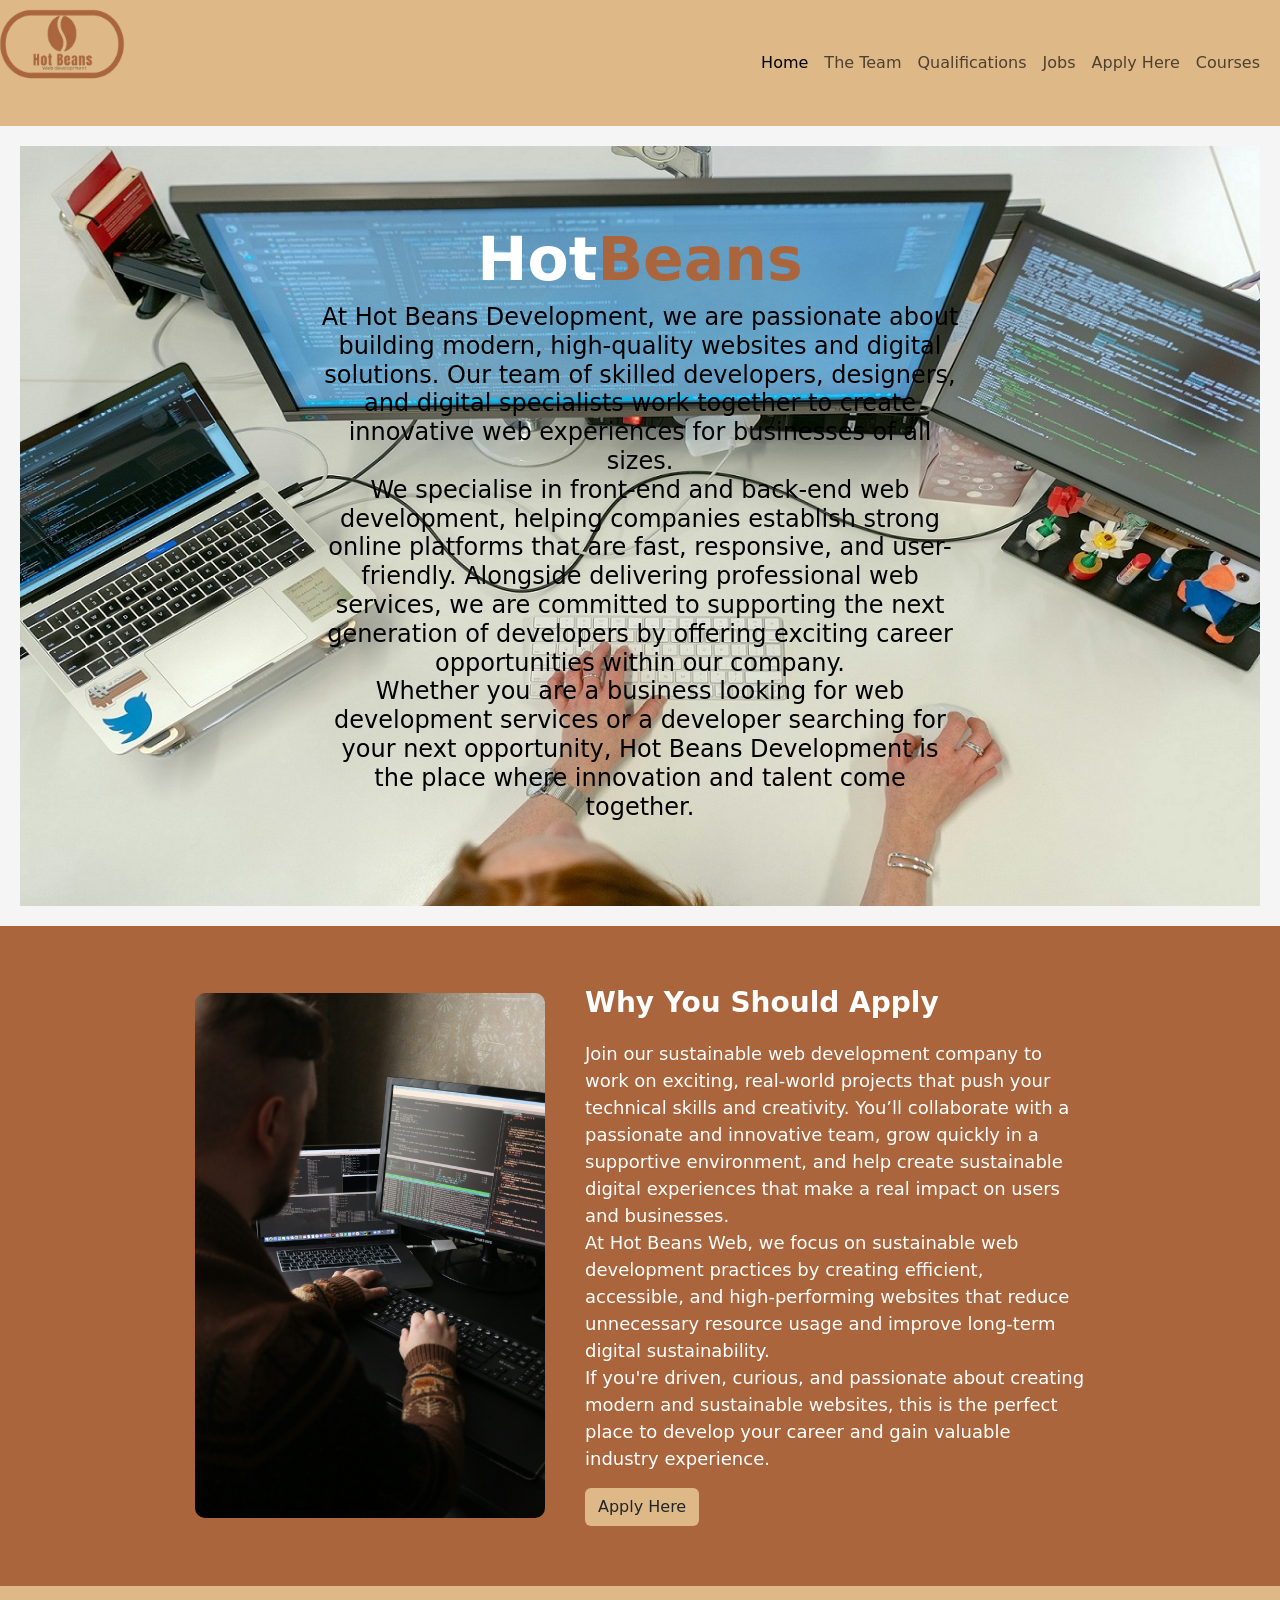
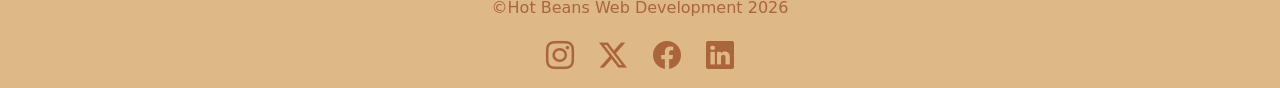
<file: Github requirements/index.html>
<!DOCTYPE html>
<html lang="en">
<head>
    <meta charset="UTF-8">
    <meta name="viewport" content="width=device-width, initial-scale=1.0">
    <title>Homepage</title>
    <link rel="stylesheet" href="assets/mystyle.css">
    <link href="https://cdn.jsdelivr.net/npm/bootstrap@5.3.8/dist/css/bootstrap.min.css" rel="stylesheet" integrity="sha384-sRIl4kxILFvY47J16cr9ZwB07vP4J8+LH7qKQnuqkuIAvNWLzeN8tE5YBujZqJLB" crossorigin="anonymous">
    <link rel="stylesheet" href="https://cdn.jsdelivr.net/npm/bootstrap-icons@1.11.3/font/bootstrap-icons.css">
    <style>
      body {
        background-color: whitesmoke;
      }
    </style>
</head>
<body>

    <nav class="navbar navbar-expand-lg">
        <div class="container-fluid">
          <div class="logo">
            <img src="logo.png" alt="Hot Beans Logo" class="logo">
          </div>
          <button class="navbar-toggler" type="button" data-bs-toggle="collapse" data-bs-target="#navbarSupportedContent" aria-controls="navbarSupportedContent" aria-expanded="false" aria-label="Toggle navigation">
            <span class="navbar-toggler-icon"></span>
          </button>
          <div class="collapse navbar-collapse" id="navbarSupportedContent">
            <ul class="navbar-nav ms-auto mb-2 mb-lg-0">
              <li class="nav-item">
                <a class="nav-link active" aria-current="page" href="index.html">Home</a>
              </li>
              <li class="nav-item">
                <a class="nav-link" href="Team.html">The Team</a>
              </li>
              <li class="nav-item">
                <a class="nav-link" href="Specs&Qual.html">Qualifications</a>
              </li>
              <li class="nav-item">
                <a class="nav-link" href="Job.html">Jobs</a>
              </li>
              <li class="nav-item">
                <a class="nav-link" href="Application.html">Apply Here</a>
              </li>
              <li class="nav-item">
                <a class="nav-link" href="WebDev.html">Courses</a>
              </li>
            </ul>
          </div>
        </div>
      </nav>
      <script src="https://cdn.jsdelivr.net/npm/bootstrap@5.3.8/dist/js/bootstrap.bundle.min.js" integrity="sha384-FKyoEForCGlyvwx9Hj09JcYn3nv7wiPVlz7YYwJrWVcXK/BmnVDxM+D2scQbITxI" crossorigin="anonymous"></script>

    <div class="hero">
      <img src="computer.jpg" class="hero-img" alt="Cover Image">
      <div class="hero-text">
        <h1>Hot<span class="beans">Beans</span></h1>
        <span><h4>At Hot Beans Development, we are passionate about building modern, high-quality websites and digital solutions. Our team of skilled developers, designers, and digital specialists work together to create innovative web experiences for businesses of all sizes.
          <br>
          We specialise in front-end and back-end web development, helping companies establish strong online platforms that are fast, responsive, and user-friendly. Alongside delivering professional web services, we are committed to supporting the next generation of developers by offering exciting career opportunities within our company.
          <br>
          Whether you are a business looking for web development services or a developer searching for your next opportunity, Hot Beans Development is the place where innovation and talent come together.</h4>
          </span>
        </div>
    </div>

    <div class="apply-box">
      <div class="info-container">
    
        <div class="info-image">
          <img src="development.jpg" alt="Developers Working">
        </div>
    
        <div class="info-text">
          <h3>Why You Should Apply</h3>
          <p>
            <p>
              Join our sustainable web development company to work on exciting, real-world projects that push your technical skills and creativity. 
              You’ll collaborate with a passionate and innovative team, grow quickly in a supportive environment, and help create sustainable digital experiences that make a real impact on users and businesses.
            </p>
            
            <p>
              At Hot Beans Web, we focus on sustainable web development practices by creating efficient, accessible, and high-performing websites that reduce unnecessary resource usage and improve long-term digital sustainability.
            </p>
            
            <p>
              If you're driven, curious, and passionate about creating modern and sustainable websites, this is the perfect place to develop your career and gain valuable industry experience.
            </p>
    
          <a href="Application.html" class="btn apply-btn mt-3">Apply Here</a>
        </div>
    
      </div>
    </div>

<footer>
  <p>©Hot Beans Web Development 2026</p>
  <div class="social-icons">
    <a href="#"><i class="bi bi-instagram"></i></a>
    <a href="#"><i class="bi bi-twitter-x"></i></a>
    <a href="#"><i class="bi bi-facebook"></i></a>
    <a href="#"><i class="bi bi-linkedin"></i></a>
  </div>
</footer>
</body>
</html>
</file>
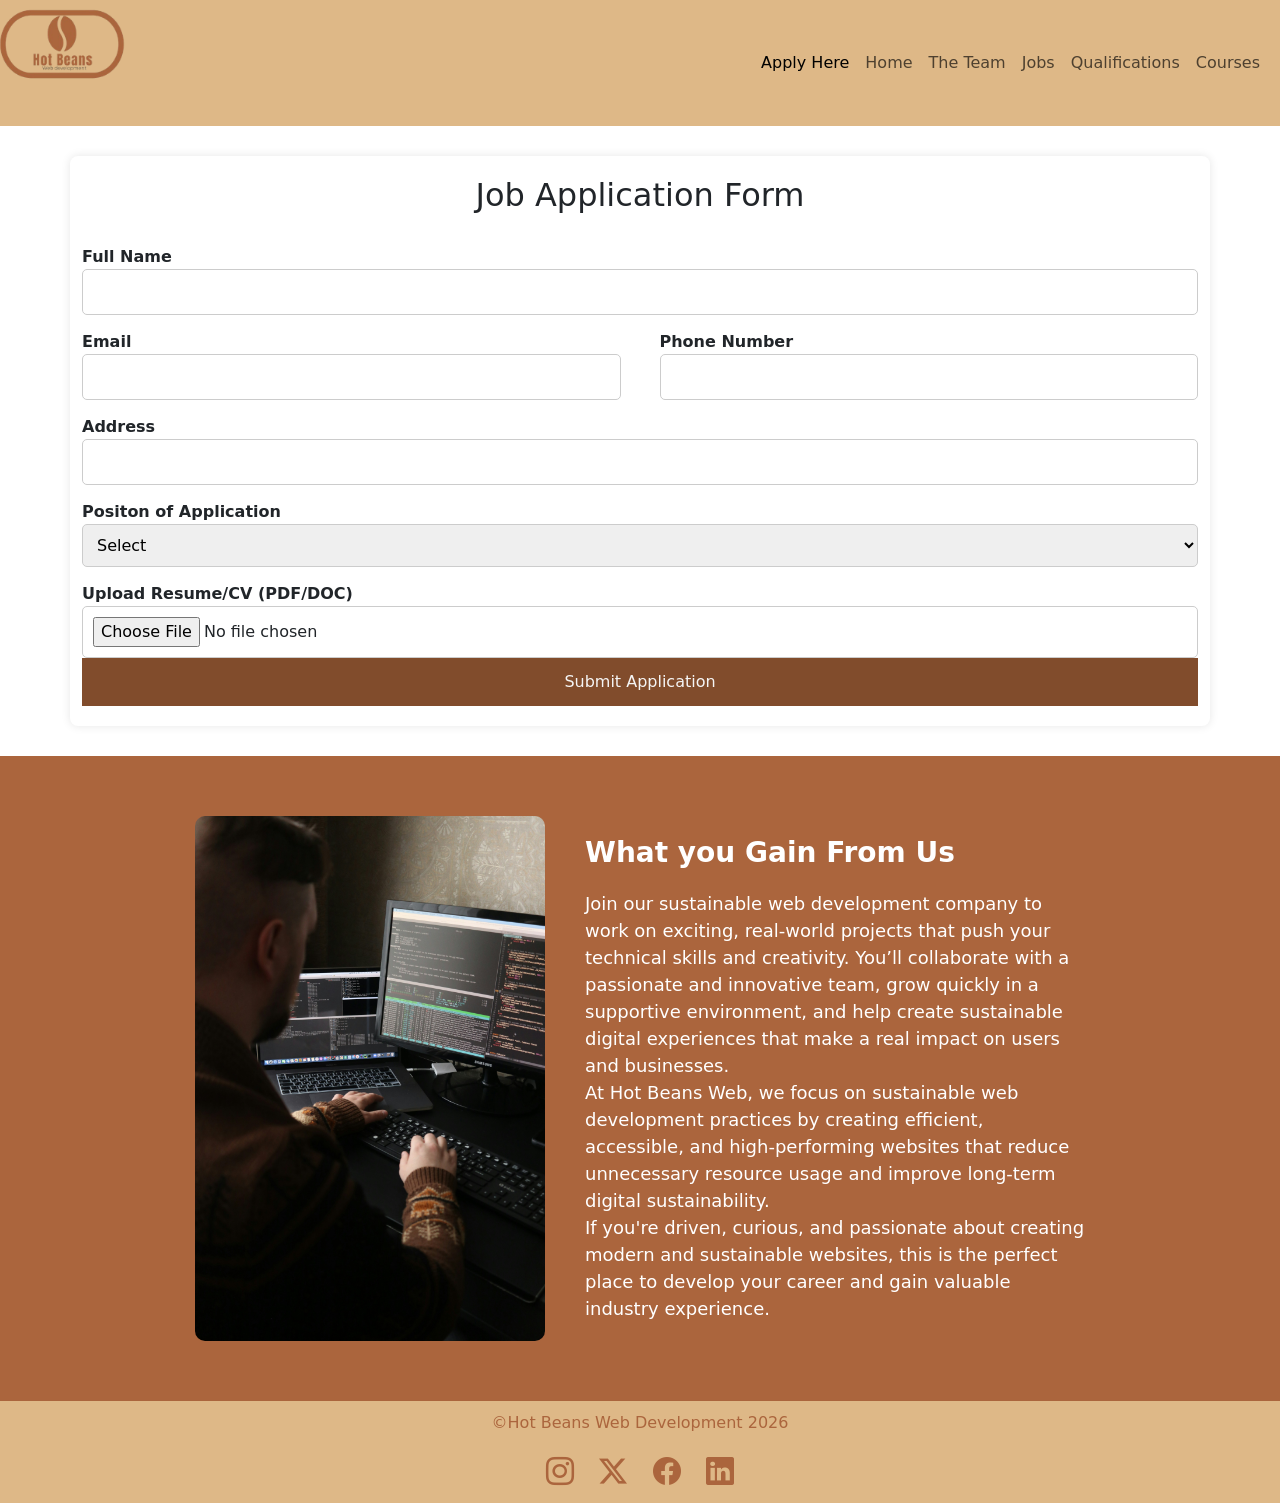
<file: Github requirements/Application.html>
<!DOCTYPE html>
<html lang="en">
<head>
    <meta charset="UTF-8">
    <meta name="viewport" content="width=device-width, initial-scale=1.0">
    <title>Application Form</title>
    <link rel="stylesheet" href="assets/mystyle.css">
    <link href="https://cdn.jsdelivr.net/npm/bootstrap@5.3.8/dist/css/bootstrap.min.css" rel="stylesheet" integrity="sha384-sRIl4kxILFvY47J16cr9ZwB07vP4J8+LH7qKQnuqkuIAvNWLzeN8tE5YBujZqJLB" crossorigin="anonymous">
    <link rel="stylesheet" href="https://cdn.jsdelivr.net/npm/bootstrap-icons@1.11.3/font/bootstrap-icons.css">
  </head>
<body>
    <nav class="navbar navbar-expand-lg">
        <div class="container-fluid">
          <div class="logo">
            <img src="logo.png" alt="Hot Beans Logo" class="logo">
          </div>
          <button class="navbar-toggler" type="button" data-bs-toggle="collapse" data-bs-target="#navbarSupportedContent" aria-controls="navbarSupportedContent" aria-expanded="false" aria-label="Toggle navigation">
            <span class="navbar-toggler-icon"></span>
          </button>
          <div class="collapse navbar-collapse" id="navbarSupportedContent">
            <ul class="navbar-nav ms-auto mb-2 mb-lg-0">
              <li class="nav-item">
                <a class="nav-link active" aria-current="page" href="Application.html">Apply Here</a>
              </li>
              <li class="nav-item">
                <a class="nav-link" href="index.html">Home</a>
              </li>
              <li class="nav-item">
                <a class="nav-link" href="Team.html">The Team</a>
              </li>
              <li class="nav-item">
                <a class="nav-link" href="Job.html">Jobs</a>
              </li>
              <li class="nav-item">
                <a class="nav-link" href="Specs&Qual.html">Qualifications</a>
              </li>
              <li class="nav-item">
                <a class="nav-link" href="WebDev.html">Courses</a>
              </li>
            </ul>
          </div>
        </div>
      </nav>
      <script src="https://cdn.jsdelivr.net/npm/bootstrap@5.3.8/dist/js/bootstrap.bundle.min.js" integrity="sha384-FKyoEForCGlyvwx9Hj09JcYn3nv7wiPVlz7YYwJrWVcXK/BmnVDxM+D2scQbITxI" crossorigin="anonymous"></script>

<div class="container">
  <h2>Job Application Form</h2>
  <p id="responseMessage" style="font-weight: bold;"></p>
  <form action="#" method="post" enctype="multipart/form-data">
    
    <label>Full Name</label>
    <input type="text" name="fullname" required>

    <div class="row">
      <div>
        <label>Email</label>
        <input type="email" name="email" required>
      </div>
      <div>
        <label>Phone Number</label>
        <input type="tel" name="phone" required>
      </div>
    </div>

    <label>Address</label>
    <input type="text" name="address">

    <label>Positon of Application</label>
    <select name="position">
      <option value="">Select</option>
      <option>Front End Developer</option>
      <option>Back End Developer</option>
      <option>Web Development Trainer</option>
      <option>Web Application Developer</option>
      <option>Junior Web Developer</option>
      <option>Full Stack Developer</option>
    </select>

    <label>Upload Resume/CV (PDF/DOC)</label>
    <input type="file" name="resume" accept=".pdf,.doc,.docx">

    <button type="submit">Submit Application</button>
  </form>
</div>

<div class="apply-box">
  <div class="info-container">

    <div class="info-image">
      <img src="development.jpg" alt="Developers Working">
    </div>

    <div class="info-text">
      <h3>What you Gain From Us</h3>
      <p>
        Join our sustainable web development company to work on exciting, real-world projects that push your technical skills and creativity. 
        You’ll collaborate with a passionate and innovative team, grow quickly in a supportive environment, and help create sustainable digital experiences that make a real impact on users and businesses.
      </p>
      
      <p>
        At Hot Beans Web, we focus on sustainable web development practices by creating efficient, accessible, and high-performing websites that reduce unnecessary resource usage and improve long-term digital sustainability.
      </p>
      
      <p>
        If you're driven, curious, and passionate about creating modern and sustainable websites, this is the perfect place to develop your career and gain valuable industry experience.
      </p>
      </div>

  </div>
</div>

      <footer>
        <p>©Hot Beans Web Development 2026</p>
        <div class="social-icons">
          <a href="#"><i class="bi bi-instagram"></i></a>
          <a href="#"><i class="bi bi-twitter-x"></i></a>
          <a href="#"><i class="bi bi-facebook"></i></a>
          <a href="#"><i class="bi bi-linkedin"></i></a>
        </div>
      </footer>
<script src="Form.js"></script>
</body>
</html>
</file>
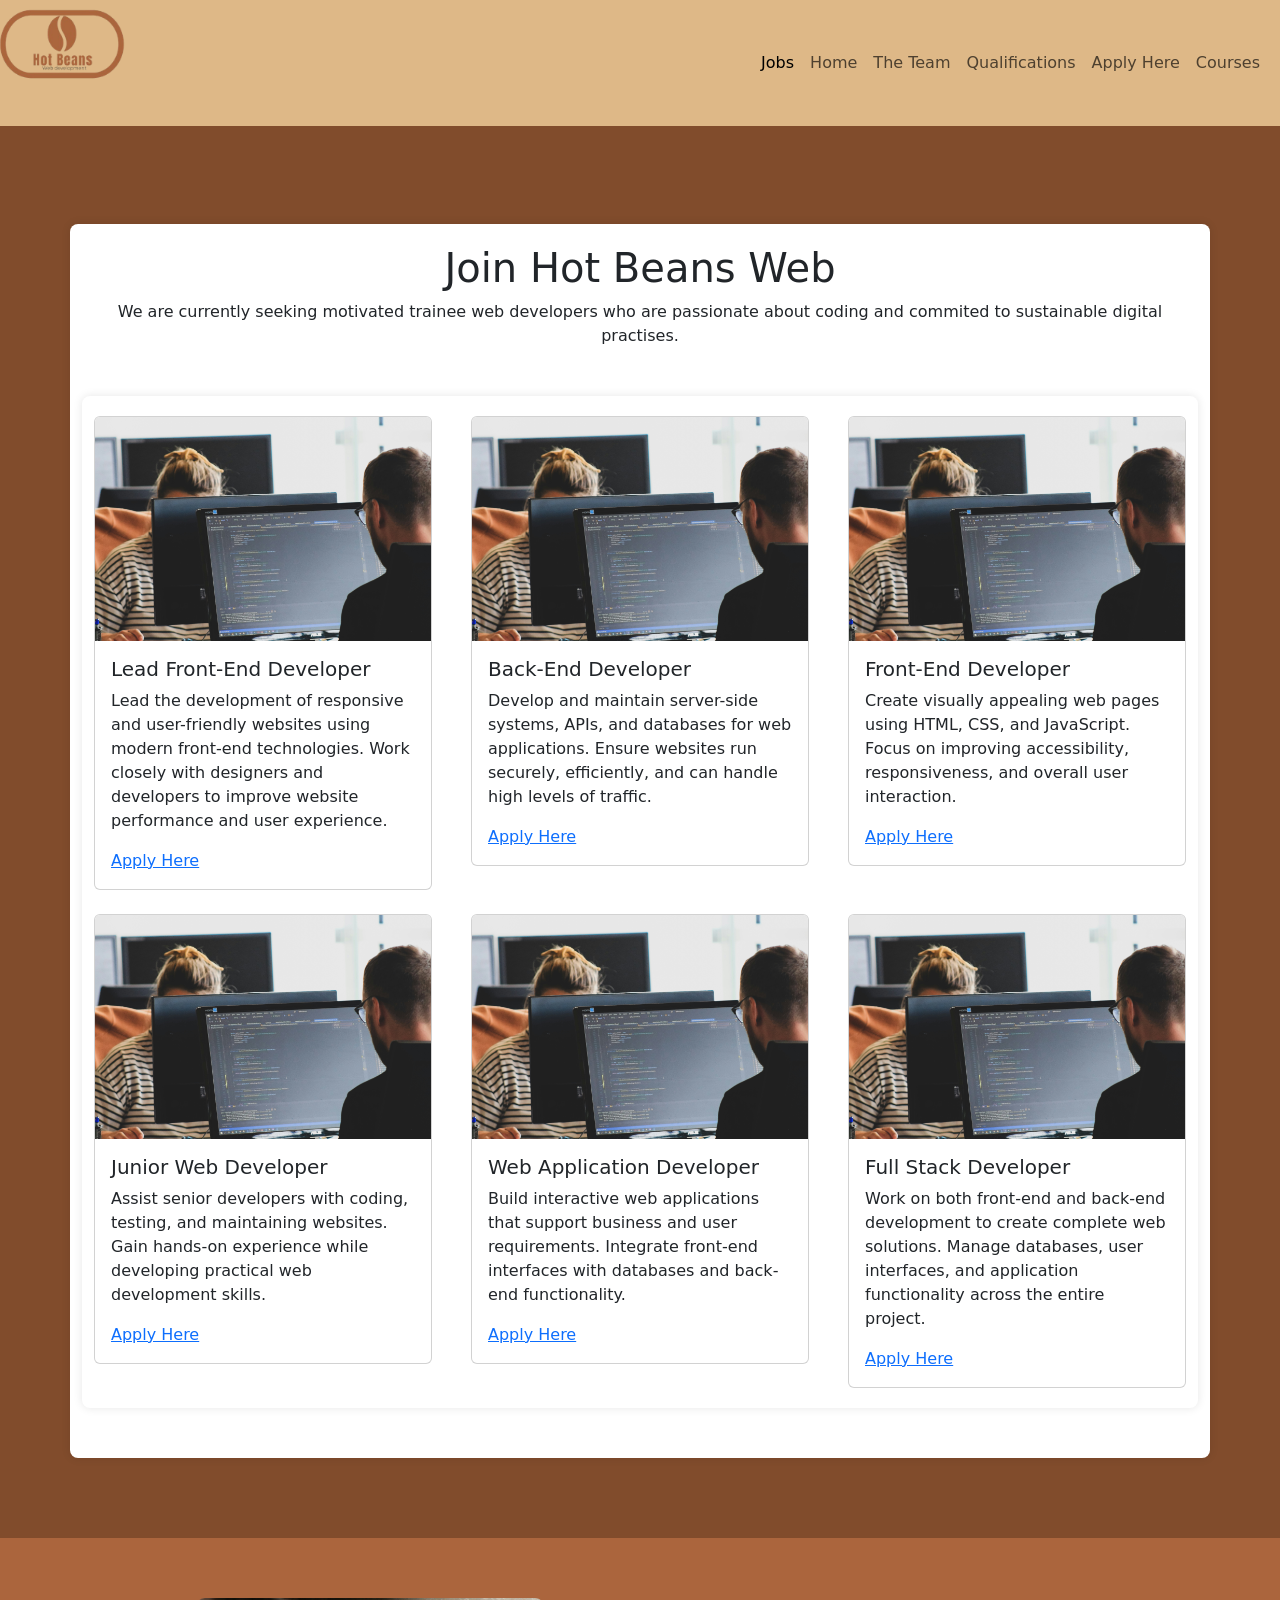
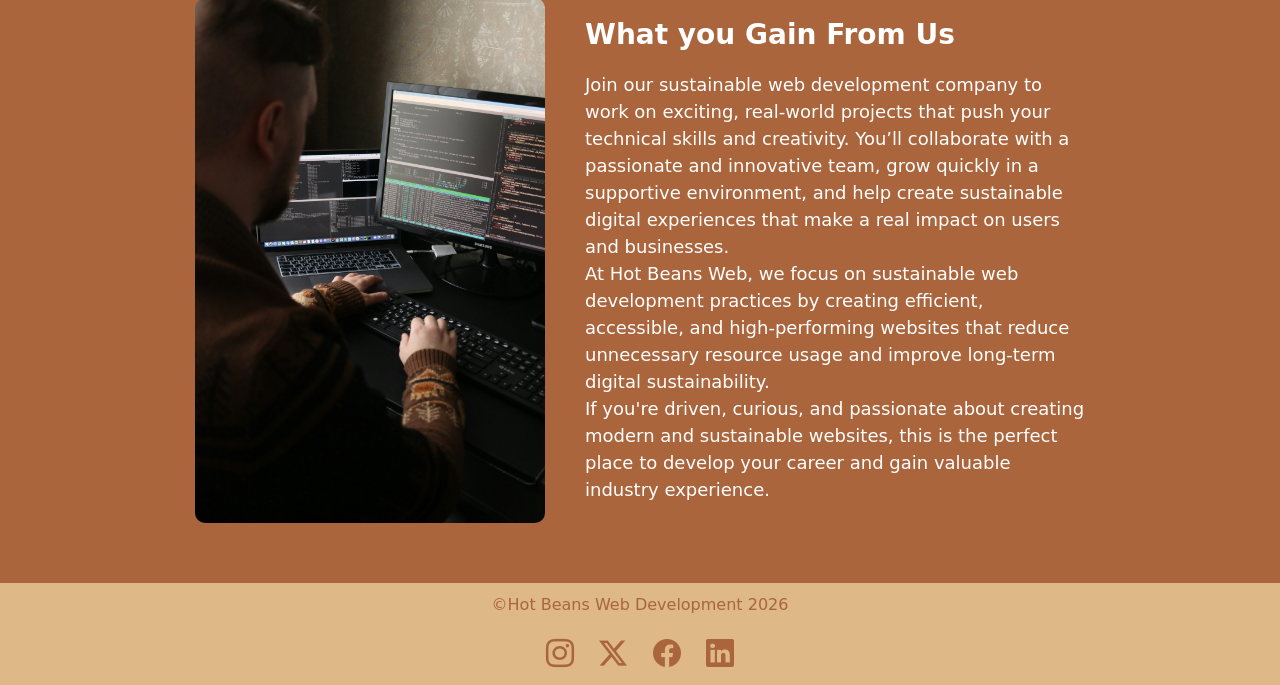
<file: Github requirements/Job.html>
<!DOCTYPE html>
<html lang="en">
<head>
    <meta charset="UTF-8">
    <meta name="viewport" content="width=device-width, initial-scale=1.0">
    <title>Jobs</title>
    <link rel="stylesheet" href="assets/mystyle.css">
    <link href="https://cdn.jsdelivr.net/npm/bootstrap@5.3.8/dist/css/bootstrap.min.css" rel="stylesheet" integrity="sha384-sRIl4kxILFvY47J16cr9ZwB07vP4J8+LH7qKQnuqkuIAvNWLzeN8tE5YBujZqJLB" crossorigin="anonymous">
    <link rel="stylesheet" href="https://cdn.jsdelivr.net/npm/bootstrap-icons@1.11.3/font/bootstrap-icons.css">
</head>
<body>
    <nav class="navbar navbar-expand-lg">
        <div class="container-fluid">
          <div class="logo">
            <img src="logo.png" alt="Hot Beans Logo" class="logo">
          </div>
          <button class="navbar-toggler" type="button" data-bs-toggle="collapse" data-bs-target="#navbarSupportedContent" aria-controls="navbarSupportedContent" aria-expanded="false" aria-label="Toggle navigation">
            <span class="navbar-toggler-icon"></span>
          </button>
          <div class="collapse navbar-collapse" id="navbarSupportedContent">
            <ul class="navbar-nav ms-auto mb-2 mb-lg-0">
              <li class="nav-item">
                <a class="nav-link active" aria-current="page" href="Job.html">Jobs</a>
              </li>
              <li class="nav-item">
                <a class="nav-link" href="index.html">Home</a>
              </li>
              <li class="nav-item">
                <a class="nav-link" href="Team.html">The Team</a>
              </li>
              <li class="nav-item">
                <a class="nav-link" href="Specs&Qual.html">Qualifications</a>
              </li>
              <li class="nav-item">
                <a class="nav-link" href="Application.html">Apply Here</a>
              </li>
              <li class="nav-item">
                <a class="nav-link" href="WebDev.html">Courses</a>
              </li>
            </ul>
          </div>
        </div>
      </nav>
      <script src="https://cdn.jsdelivr.net/npm/bootstrap@5.3.8/dist/js/bootstrap.bundle.min.js" integrity="sha384-FKyoEForCGlyvwx9Hj09JcYn3nv7wiPVlz7YYwJrWVcXK/BmnVDxM+D2scQbITxI" crossorigin="anonymous"></script>
      
      <div class="team-section">
        <div class="container mt-5">
          <div class="text-center mb-5">
            <h1 class="team-heading">Join Hot Beans Web</h1>
            <p class="team-subheading">
              We are currently seeking motivated trainee web developers who are passionate about coding and commited to sustainable digital practises.
            </p>
          </div>
      <div class="container mt-5">
        <div class="row mb-4">
          <div class="col-md-4">
            <div class="card">
              <img src="jobs.jpg" class="card-img-top" alt="Image">
              <div class="card-body">
                <h5 class="card-title">Lead Front-End Developer</h5>
                <p class="card-text">
                  Lead the development of responsive and user-friendly websites using modern front-end technologies.
Work closely with designers and developers to improve website performance and user experience.
                </p>
                <a href="Application.html" target="_blank" class="course-link">
                  Apply Here
                </a>
              </div>
            </div>
          </div>
          <div class="col-md-4">
            <div class="card">
              <img src="jobs.jpg" class="card-img-top" alt="Image">
              <div class="card-body">
                <h5 class="card-title">Back-End Developer</h5>
                <p class="card-text">
                  Develop and maintain server-side systems, APIs, and databases for web applications.
Ensure websites run securely, efficiently, and can handle high levels of traffic.
                </p>
                <a href="Application.html" target="_blank" class="course-link">
                  Apply Here
                </a>
              </div>
            </div>
          </div>
          <div class="col-md-4">
            <div class="card">
              <img src="jobs.jpg" class="card-img-top" alt="Image">
              <div class="card-body">
                <h5 class="card-title">Front-End Developer</h5>
                <p class="card-text">
                  Create visually appealing web pages using HTML, CSS, and JavaScript.
Focus on improving accessibility, responsiveness, and overall user interaction.
                </p>
                <a href="Application.html" target="_blank" class="course-link">
                  Apply Here
                </a>
              </div>
            </div>
          </div>
        </div>
        <div class="row">
          <div class="col-md-4">
            <div class="card">
              <img src="jobs.jpg" class="card-img-top" alt="Image">
              <div class="card-body">
                <h5 class="card-title">Junior Web Developer</h5>
                <p class="card-text">
                  Assist senior developers with coding, testing, and maintaining websites.
Gain hands-on experience while developing practical web development skills.
                </p>
                <a href="Application.html" target="_blank" class="course-link">
                  Apply Here
                </a>
              </div>
            </div>
          </div>
          <div class="col-md-4">
            <div class="card">
              <img src="jobs.jpg" class="card-img-top" alt="Image">
              <div class="card-body">
                <h5 class="card-title">Web Application Developer</h5>
                <p class="card-text">
                  Build interactive web applications that support business and user requirements.
Integrate front-end interfaces with databases and back-end functionality.
                </p>
                <a href="Application.html" target="_blank" class="course-link">
                  Apply Here
                </a>
              </div>
            </div>
          </div>
          <div class="col-md-4">
            <div class="card">
              <img src="jobs.jpg" class="card-img-top" alt="Image">
              <div class="card-body">
                <h5 class="card-title">Full Stack Developer</h5>
                <p class="card-text">
                  Work on both front-end and back-end development to create complete web solutions.
Manage databases, user interfaces, and application functionality across the entire project.
                </p>
                <a href="Application.html" target="_blank" class="course-link">
                  Apply Here
                </a>
              </div>
            </div>
          </div>
        </div>
      </div>
    </div>
  </div>

  <div class="apply-box">
    <div class="info-container">
  
      <div class="info-image">
        <img src="development.jpg" alt="Developers Working">
      </div>
  
      <div class="info-text">
        <h3>What you Gain From Us</h3>
        <p>
          Join our sustainable web development company to work on exciting, real-world projects that push your technical skills and creativity. 
          You’ll collaborate with a passionate and innovative team, grow quickly in a supportive environment, and help create sustainable digital experiences that make a real impact on users and businesses.
        </p>
        
        <p>
          At Hot Beans Web, we focus on sustainable web development practices by creating efficient, accessible, and high-performing websites that reduce unnecessary resource usage and improve long-term digital sustainability.
        </p>
        
        <p>
          If you're driven, curious, and passionate about creating modern and sustainable websites, this is the perfect place to develop your career and gain valuable industry experience.
        </p>
      </div>
  
    </div>
  </div>

  <footer>
    <p>©Hot Beans Web Development 2026</p>
    <div class="social-icons">
      <a href="#"><i class="bi bi-instagram"></i></a>
      <a href="#"><i class="bi bi-twitter-x"></i></a>
      <a href="#"><i class="bi bi-facebook"></i></a>
      <a href="#"><i class="bi bi-linkedin"></i></a>
    </div>
  </footer>
</file>
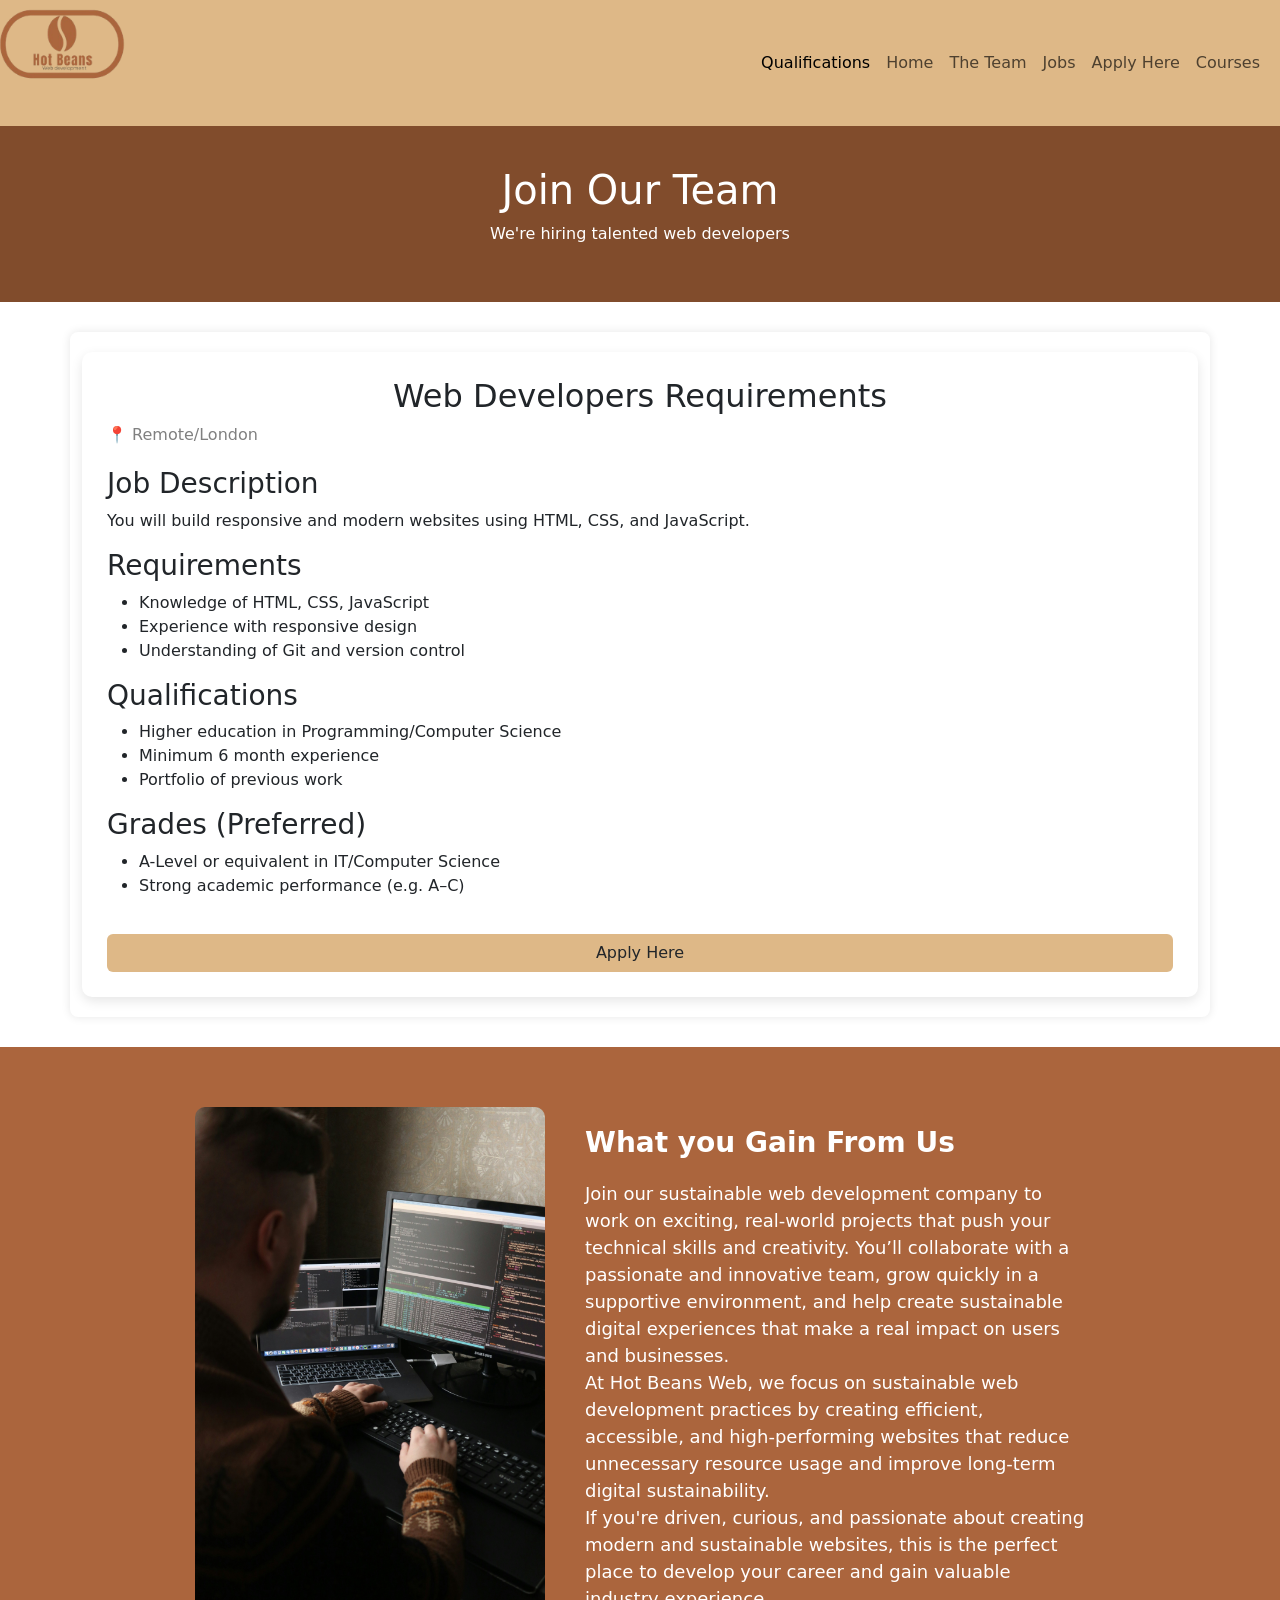
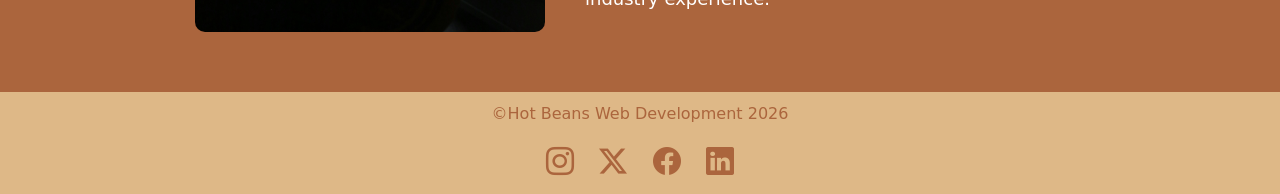
<file: Github requirements/Specs&Qual.html>
<!DOCTYPE html>
<html lang="en">
<head>
    <meta charset="UTF-8">
    <meta name="viewport" content="width=device-width, initial-scale=1.0">
    <title>Specifications and Requirements</title>
    <link rel="stylesheet" href="assets/mystyle.css">
    <link href="https://cdn.jsdelivr.net/npm/bootstrap@5.3.8/dist/css/bootstrap.min.css" rel="stylesheet" integrity="sha384-sRIl4kxILFvY47J16cr9ZwB07vP4J8+LH7qKQnuqkuIAvNWLzeN8tE5YBujZqJLB" crossorigin="anonymous">
    <link rel="stylesheet" href="https://cdn.jsdelivr.net/npm/bootstrap-icons@1.11.3/font/bootstrap-icons.css">
</head>
<body>
    <nav class="navbar navbar-expand-lg">
        <div class="container-fluid">
          <div class="logo">
            <img src="logo.png" alt="Hot Beans Logo" class="logo">
          </div>
          <button class="navbar-toggler" type="button" data-bs-toggle="collapse" data-bs-target="#navbarSupportedContent" aria-controls="navbarSupportedContent" aria-expanded="false" aria-label="Toggle navigation">
            <span class="navbar-toggler-icon"></span>
          </button>
          <div class="collapse navbar-collapse" id="navbarSupportedContent">
            <ul class="navbar-nav ms-auto mb-2 mb-lg-0">
              <li class="nav-item">
                <a class="nav-link active" aria-current="page" href="Specs&Qual.html">Qualifications</a>
              </li>
              <li class="nav-item">
                <a class="nav-link" href="index.html">Home</a>
              </li>
              <li class="nav-item">
                <a class="nav-link" href="Team.html">The Team</a>
              </li>
              <li class="nav-item">
                <a class="nav-link" href="Job.html">Jobs</a>
              </li>
              <li class="nav-item">
                <a class="nav-link" href="Application.html">Apply Here</a>
              </li>
              <li class="nav-item">
                <a class="nav-link" href="WebDev.html">Courses</a>
              </li>
            </ul>
          </div>
        </div>
      </nav>
      <script src="https://cdn.jsdelivr.net/npm/bootstrap@5.3.8/dist/js/bootstrap.bundle.min.js" integrity="sha384-FKyoEForCGlyvwx9Hj09JcYn3nv7wiPVlz7YYwJrWVcXK/BmnVDxM+D2scQbITxI" crossorigin="anonymous"></script>

      <header>
        <h1>Join Our Team</h1>
        <p>We're hiring talented web developers</p>
    </header>

    <main class="container">

        <section class="job-card">
            <h2>Web Developers Requirements</h2>
            <p class="location">📍 Remote/London</p>

            <h3>Job Description</h3>
            <p>
                You will build responsive and modern websites using HTML, CSS, and JavaScript.
            </p>

            <h3>Requirements</h3>
            <ul>
                <li>Knowledge of HTML, CSS, JavaScript</li>
                <li>Experience with responsive design</li>
                <li>Understanding of Git and version control</li>
            </ul>

            <h3>Qualifications</h3>
            <ul>
                <li>Higher education in Programming/Computer Science</li>
                <li>Minimum 6 month experience</li>
                <li>Portfolio of previous work</li>
            </ul>

            <h3>Grades (Preferred)</h3>
            <ul>
                <li>A-Level or equivalent in IT/Computer Science</li>
                <li>Strong academic performance (e.g. A–C)</li>
            </ul>

            <a href="Application.html" class="btn apply-btn w-100">Apply Here</a>
        </section>

    </main>

    <div class="apply-box">
      <div class="info-container">
    
        <div class="info-image">
          <img src="development.jpg" alt="Developers Working">
        </div>
    
        <div class="info-text">
          <h3>What you Gain From Us</h3>
          <p>
            Join our sustainable web development company to work on exciting, real-world projects that push your technical skills and creativity. 
            You’ll collaborate with a passionate and innovative team, grow quickly in a supportive environment, and help create sustainable digital experiences that make a real impact on users and businesses.
          </p>
          
          <p>
            At Hot Beans Web, we focus on sustainable web development practices by creating efficient, accessible, and high-performing websites that reduce unnecessary resource usage and improve long-term digital sustainability.
          </p>
          
          <p>
            If you're driven, curious, and passionate about creating modern and sustainable websites, this is the perfect place to develop your career and gain valuable industry experience.
          </p>
        </div>
    
      </div>
    </div>

    <footer>
      <p>©Hot Beans Web Development 2026</p>
      <div class="social-icons">
        <a href="#"><i class="bi bi-instagram"></i></a>
        <a href="#"><i class="bi bi-twitter-x"></i></a>
        <a href="#"><i class="bi bi-facebook"></i></a>
        <a href="#"><i class="bi bi-linkedin"></i></a>
      </div>
    </footer>

</body>
</html>
</file>
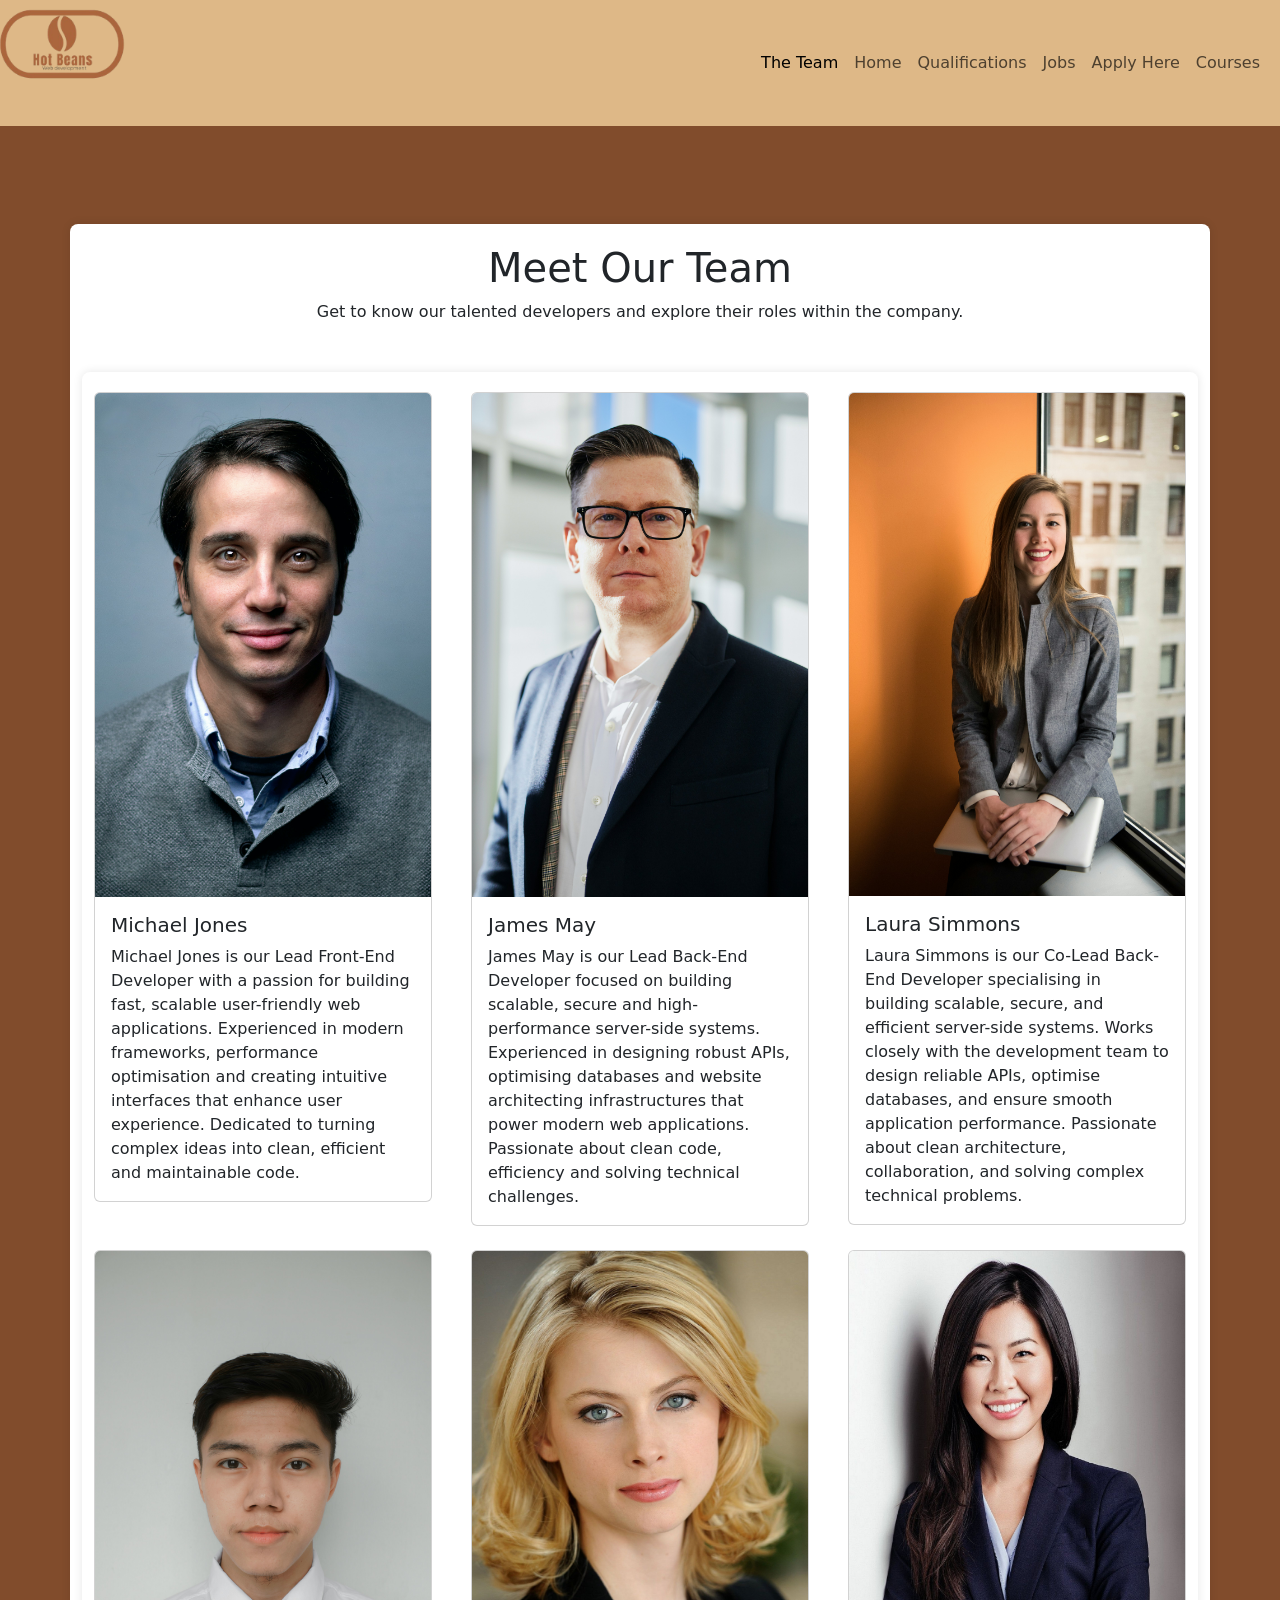
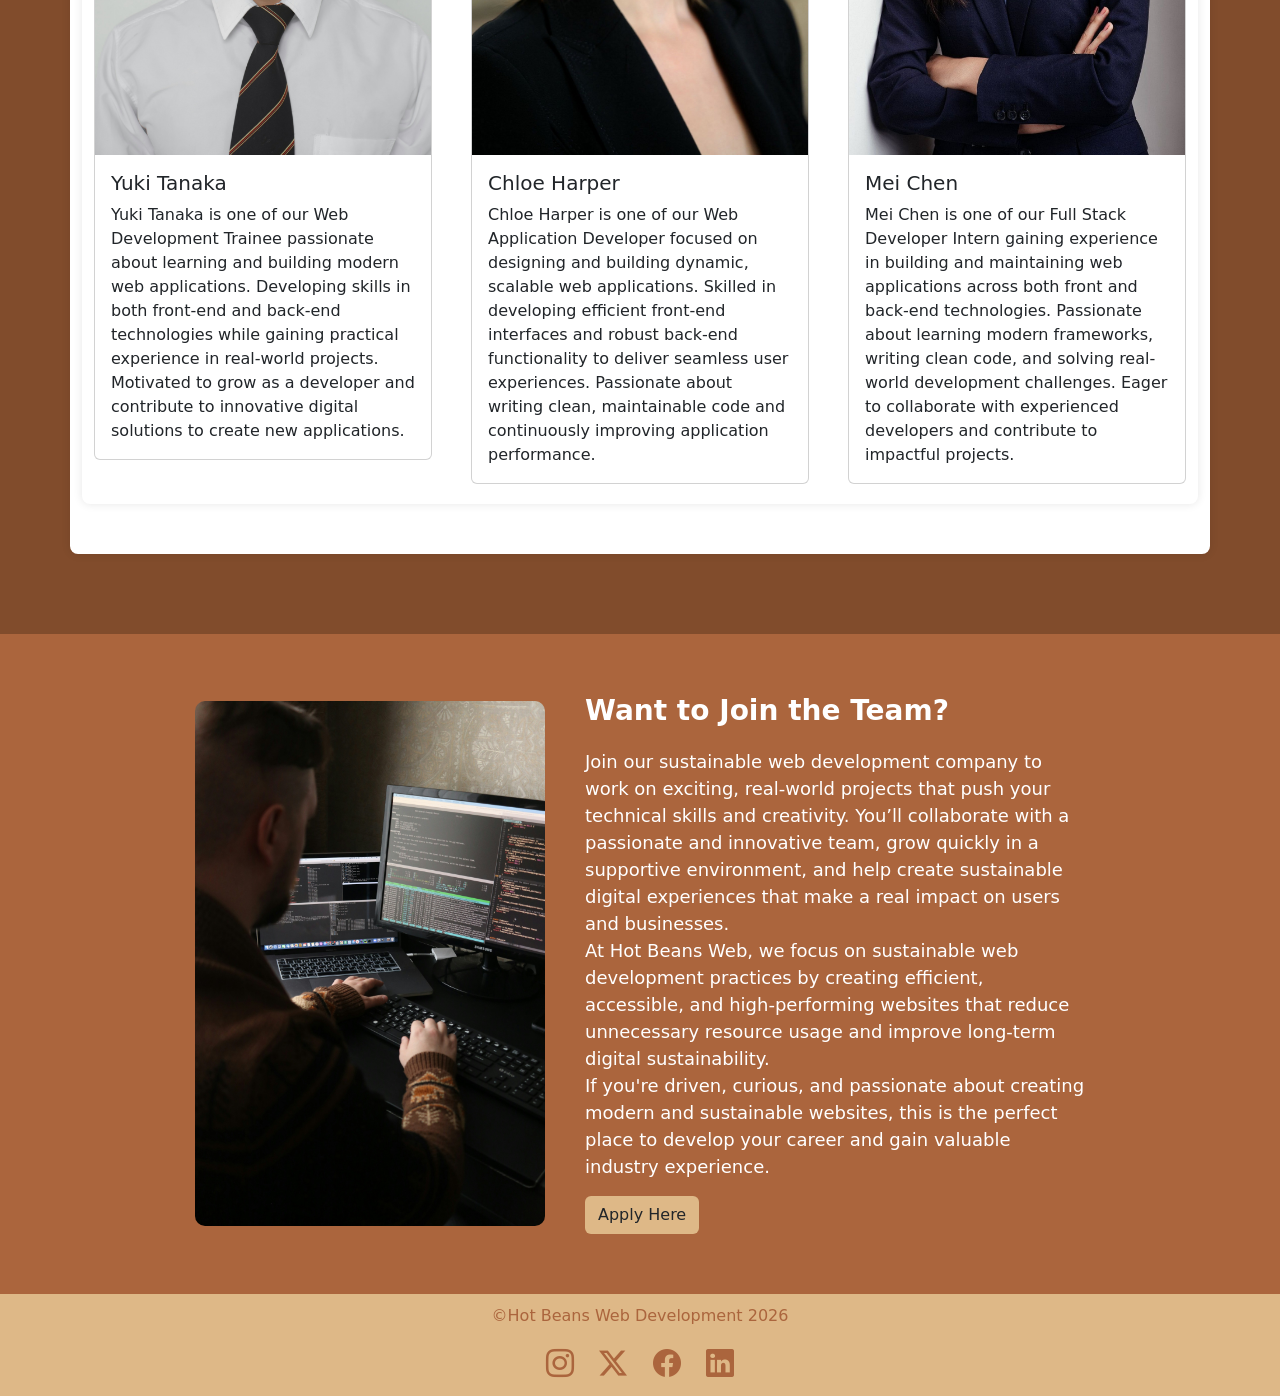
<file: Github requirements/Team.html>
<!DOCTYPE html>
<html lang="en">
<head>
    <meta charset="UTF-8">
    <meta name="viewport" content="width=device-width, initial-scale=1.0">
    <title>The Team</title>
    <link rel="stylesheet" href="assets/mystyle.css">
    <link href="https://cdn.jsdelivr.net/npm/bootstrap@5.3.8/dist/css/bootstrap.min.css" rel="stylesheet" integrity="sha384-sRIl4kxILFvY47J16cr9ZwB07vP4J8+LH7qKQnuqkuIAvNWLzeN8tE5YBujZqJLB" crossorigin="anonymous">
    <link rel="stylesheet" href="https://cdn.jsdelivr.net/npm/bootstrap-icons@1.11.3/font/bootstrap-icons.css">
  </head>
<body>
    <nav class="navbar navbar-expand-lg">
        <div class="container-fluid">
          <div class="logo">
            <img src="logo.png" alt="Hot Beans Logo" class="logo">
          </div>
          <button class="navbar-toggler" type="button" data-bs-toggle="collapse" data-bs-target="#navbarSupportedContent" aria-controls="navbarSupportedContent" aria-expanded="false" aria-label="Toggle navigation">
            <span class="navbar-toggler-icon"></span>
          </button>
          <div class="collapse navbar-collapse" id="navbarSupportedContent">
            <ul class="navbar-nav ms-auto mb-2 mb-lg-0">
              <li class="nav-item">
                <a class="nav-link active" aria-current="page" href="Team.html">The Team</a>
              </li>
              <li class="nav-item">
                <a class="nav-link" href="index.html">Home</a>
              </li>
              <li class="nav-item">
                <a class="nav-link" href="Specs&Qual.html">Qualifications</a>
              </li>
              <li class="nav-item">
                <a class="nav-link" href="Job.html">Jobs</a>
              </li>
              <li class="nav-item">
                <a class="nav-link" href="Application.html">Apply Here</a>
              </li>
              <li class="nav-item">
                <a class="nav-link" href="WebDev.html">Courses</a>
              </li>
            </ul>
          </div>
        </div>
      </nav>
      <script src="https://cdn.jsdelivr.net/npm/bootstrap@5.3.8/dist/js/bootstrap.bundle.min.js" integrity="sha384-FKyoEForCGlyvwx9Hj09JcYn3nv7wiPVlz7YYwJrWVcXK/BmnVDxM+D2scQbITxI" crossorigin="anonymous"></script>

      <div class="team-section">
        <div class="container mt-5">
          <div class="text-center mb-5">
            <h1 class="team-heading">Meet Our Team</h1>
            <p class="team-subheading">
              Get to know our talented developers and explore their roles within the company.
            </p>
          </div>
      <div class="container mt-5">
        <div class="row mb-4">
          <div class="col-md-4">
            <div class="card">
              <img src="Team1.jpg" class="card-img-top" alt="Image">
              <div class="card-body">
                <h5 class="card-title">Michael Jones</h5>
                <p class="card-text">Michael Jones is our Lead Front-End Developer with a passion for building fast, scalable user-friendly web applications. Experienced in modern frameworks, performance optimisation and creating intuitive interfaces that enhance user experience. Dedicated to turning complex ideas into clean, efficient and maintainable code.</p>
              </div>
            </div>
          </div>
          <div class="col-md-4">
            <div class="card">
              <img src="Team2.jpg" class="card-img-top" alt="Image">
              <div class="card-body">
                <h5 class="card-title">James May</h5>
                <p class="card-text">James May is our Lead Back-End Developer focused on building scalable, secure and high-performance server-side systems. Experienced in designing robust APIs, optimising databases and website architecting infrastructures that power modern web applications. Passionate about clean code, efficiency and solving technical challenges.</p>
              </div>
            </div>
          </div>
          <div class="col-md-4">
            <div class="card">
              <img src="Team3.jpg" class="card-img-top" alt="Image">
              <div class="card-body">
                <h5 class="card-title">Laura Simmons</h5>
                <p class="card-text">Laura Simmons is our Co-Lead Back-End Developer specialising in building scalable, secure, and efficient server-side systems. Works closely with the development team to design reliable APIs, optimise databases, and ensure smooth application performance. Passionate about clean architecture, collaboration, and solving complex technical problems.
                </p>
              </div>
            </div>
          </div>
        </div>
        <div class="row">
          <div class="col-md-4">
            <div class="card">
              <img src="Team4.jpg" class="card-img-top" alt="Image">
              <div class="card-body">
                <h5 class="card-title">Yuki Tanaka</h5>
                <p class="card-text">Yuki Tanaka is one of our Web Development Trainee passionate about learning and building modern web applications. Developing skills in both front-end and back-end technologies while gaining practical experience in real-world projects. Motivated to grow as a developer and contribute to innovative digital solutions to create new applications.
                </p>
              </div>
            </div>
          </div>
          <div class="col-md-4">
            <div class="card">
              <img src="Team5.jpg" class="card-img-top" alt="Image">
              <div class="card-body">
                <h5 class="card-title">Chloe Harper</h5>
                <p class="card-text">Chloe Harper is one of our Web Application Developer focused on designing and building dynamic, scalable web applications. Skilled in developing efficient front-end interfaces and robust back-end functionality to deliver seamless user experiences. Passionate about writing clean, maintainable code and continuously improving application performance.
                </p>
              </div>
            </div>
          </div>
          <div class="col-md-4">
            <div class="card">
              <img src="Team6.jpg" class="card-img-top" alt="Image">
              <div class="card-body">
                <h5 class="card-title">Mei Chen</h5>
                <p class="card-text">Mei Chen is one of our Full Stack Developer Intern gaining experience in building and maintaining web applications across both front and back-end technologies. Passionate about learning modern frameworks, writing clean code, and solving real-world development challenges. Eager to collaborate with experienced developers and contribute to impactful projects.
                </p>
              </div>
            </div>
          </div>
        </div>
      </div>
    </div>
  </div>
  
      <div class="apply-box">
        <div class="info-container">
      
          <div class="info-image">
            <img src="development.jpg" alt="Developers Working">
          </div>
      
          <div class="info-text">
            <h3>Want to Join the Team?</h3>
            <p>
              Join our sustainable web development company to work on exciting, real-world projects that push your technical skills and creativity. 
              You’ll collaborate with a passionate and innovative team, grow quickly in a supportive environment, and help create sustainable digital experiences that make a real impact on users and businesses.
            </p>
            
            <p>
              At Hot Beans Web, we focus on sustainable web development practices by creating efficient, accessible, and high-performing websites that reduce unnecessary resource usage and improve long-term digital sustainability.
            </p>
            
            <p>
              If you're driven, curious, and passionate about creating modern and sustainable websites, this is the perfect place to develop your career and gain valuable industry experience.
            </p>
      
            <a href="Application.html" class="btn apply-btn mt-3">Apply Here</a>
          </div>
      
        </div>
      </div>

<footer>
  <p>©Hot Beans Web Development 2026</p>
  <div class="social-icons">
    <a href="#"><i class="bi bi-instagram"></i></a>
    <a href="#"><i class="bi bi-twitter-x"></i></a>
    <a href="#"><i class="bi bi-facebook"></i></a>
    <a href="#"><i class="bi bi-linkedin"></i></a>
  </div>
</footer>

</body>
</html>
</file>
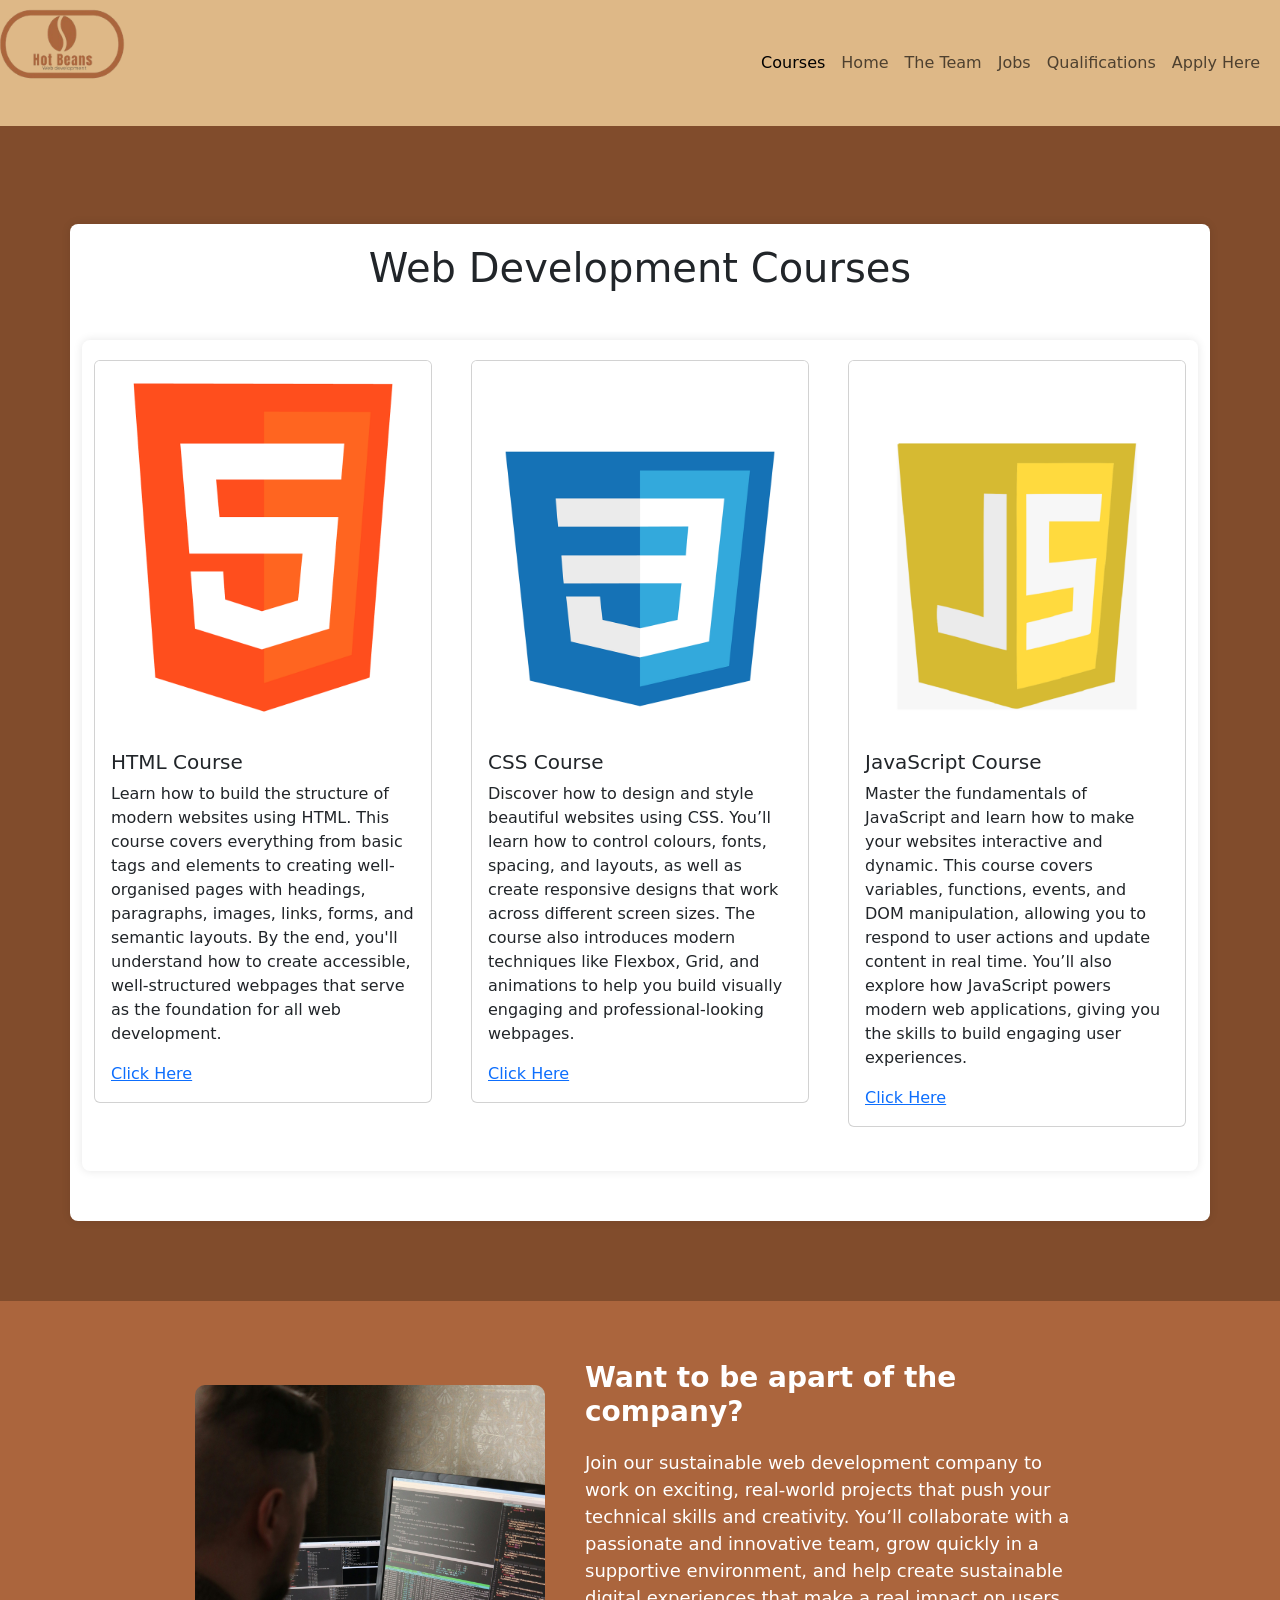
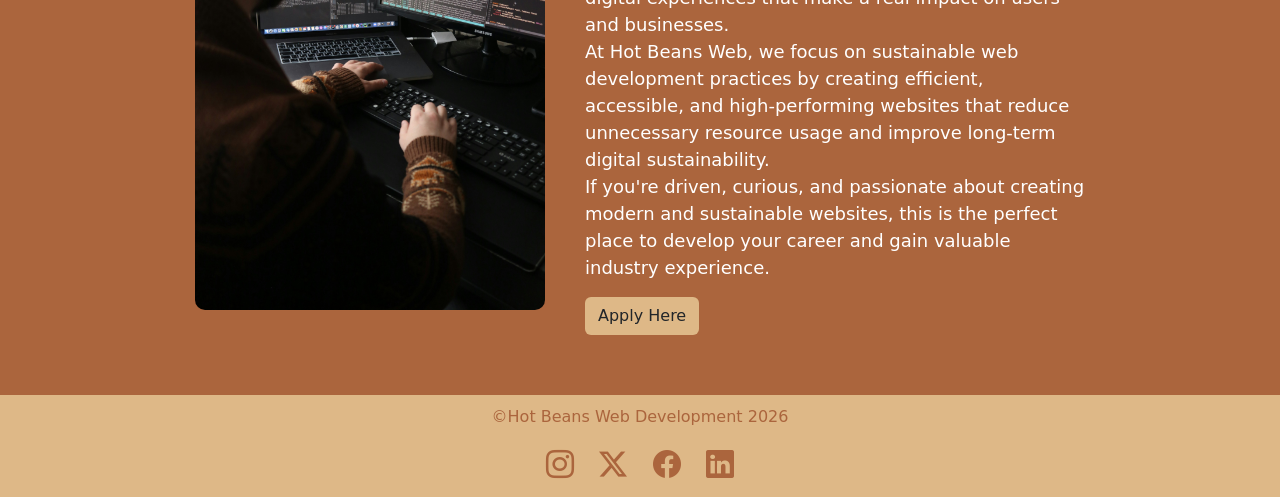
<file: Github requirements/WebDev.html>
<!DOCTYPE html>
<html lang="en">
<head>
    <meta charset="UTF-8">
    <meta name="viewport" content="width=device-width, initial-scale=1.0">
    <title>The Team</title>
    <link rel="stylesheet" href="assets/mystyle.css">
    <link href="https://cdn.jsdelivr.net/npm/bootstrap@5.3.8/dist/css/bootstrap.min.css" rel="stylesheet" integrity="sha384-sRIl4kxILFvY47J16cr9ZwB07vP4J8+LH7qKQnuqkuIAvNWLzeN8tE5YBujZqJLB" crossorigin="anonymous">
    <link rel="stylesheet" href="https://cdn.jsdelivr.net/npm/bootstrap-icons@1.11.3/font/bootstrap-icons.css">
  </head>
<body>
    <nav class="navbar navbar-expand-lg">
        <div class="container-fluid">
          <div class="logo">
            <img src="logo.png" alt="Hot Beans Logo" class="logo">
          </div>
          <button class="navbar-toggler" type="button" data-bs-toggle="collapse" data-bs-target="#navbarSupportedContent" aria-controls="navbarSupportedContent" aria-expanded="false" aria-label="Toggle navigation">
            <span class="navbar-toggler-icon"></span>
          </button>
          <div class="collapse navbar-collapse" id="navbarSupportedContent">
            <ul class="navbar-nav ms-auto mb-2 mb-lg-0">
              <li class="nav-item">
                <a class="nav-link active" aria-current="page" href="WebDev.html">Courses</a>
              </li>
              <li class="nav-item">
                <a class="nav-link" href="index.html">Home</a>
              </li>
              <li class="nav-item">
                <a class="nav-link" href="Team.html">The Team</a>
              </li>
              <li class="nav-item">
                <a class="nav-link" href="Job.html">Jobs</a>
              </li>
              <li class="nav-item">
                <a class="nav-link" href="Specs&Qual.html">Qualifications</a>
              </li>
              <li class="nav-item">
                <a class="nav-link" href="Application.html">Apply Here</a>
              </li>
            </ul>
          </div>
        </div>
      </nav>
      <script src="https://cdn.jsdelivr.net/npm/bootstrap@5.3.8/dist/js/bootstrap.bundle.min.js" integrity="sha384-FKyoEForCGlyvwx9Hj09JcYn3nv7wiPVlz7YYwJrWVcXK/BmnVDxM+D2scQbITxI" crossorigin="anonymous"></script>

      <div class="team-section">
        <div class="container mt-5">
          <div class="text-center mb-5">
            <h1 class="team-heading">Web Development Courses</h1>
          </div>
      <div class="container mt-5">
        <div class="row mb-4">
          <div class="col-md-4">
            <div class="card">
              <img src="html.png" class="card-img-top" alt="Image">
              <div class="card-body">
                <h5 class="card-title">HTML Course</h5>
                <p class="card-text">
                  Learn how to build the structure of modern websites using HTML. This course covers everything from basic tags and elements to creating well-organised pages with headings, paragraphs, images, links, forms, and semantic layouts. By the end, you'll understand how to create accessible, well-structured webpages that serve as the foundation for all web development.
                </p>
                <a href="https://www.learn-html.org/" target="_blank" class="course-link">
                    Click Here
                </a>
              </div>
            </div>
          </div>
          <div class="col-md-4">
            <div class="card">
              <img src="css.png" class="card-img-top" alt="Image">
              <div class="card-body">
                <h5 class="card-title">CSS Course</h5>
                <p class="card-text">Discover how to design and style beautiful websites using CSS. You’ll learn how to control colours, fonts, spacing, and layouts, as well as create responsive designs that work across different screen sizes. The course also introduces modern techniques like Flexbox, Grid, and animations to help you build visually engaging and professional-looking webpages.
                </p>
                <a href="https://web.dev/learn/css" target="_blank" class="course-link">
                  Click Here
                </a>
              </div>
            </div>
          </div>
          <div class="col-md-4">
            <div class="card">
              <img src="javascript.png" class="card-img-top" alt="Image">
              <div class="card-body">
                <h5 class="card-title">JavaScript Course</h5>
                <p class="card-text">Master the fundamentals of JavaScript and learn how to make your websites interactive and dynamic. This course covers variables, functions, events, and DOM manipulation, allowing you to respond to user actions and update content in real time. You’ll also explore how JavaScript powers modern web applications, giving you the skills to build engaging user experiences.
                </p>
                <a href="https://web.dev/learn/javascript" target="_blank" class="course-link">
                  Click Here
                </a>
              </div>
            </div>
          </div>
        </div>
        </div>
      </div>
    </div>
  </div>
  
      <div class="apply-box">
        <div class="info-container">
      
          <div class="info-image">
            <img src="development.jpg" alt="Developers Working">
          </div>
      
          <div class="info-text">
            <h3>Want to be apart of the company?</h3>
            <p>
              Join our sustainable web development company to work on exciting, real-world projects that push your technical skills and creativity. 
              You’ll collaborate with a passionate and innovative team, grow quickly in a supportive environment, and help create sustainable digital experiences that make a real impact on users and businesses.
            </p>
            
            <p>
              At Hot Beans Web, we focus on sustainable web development practices by creating efficient, accessible, and high-performing websites that reduce unnecessary resource usage and improve long-term digital sustainability.
            </p>
            
            <p>
              If you're driven, curious, and passionate about creating modern and sustainable websites, this is the perfect place to develop your career and gain valuable industry experience.
            </p>
      
            <a href="Application.html" class="btn apply-btn mt-3">Apply Here</a>
          </div>
      
        </div>
      </div>

<footer>
  <p>©Hot Beans Web Development 2026</p>
  <div class="social-icons">
    <a href="#"><i class="bi bi-instagram"></i></a>
    <a href="#"><i class="bi bi-twitter-x"></i></a>
    <a href="#"><i class="bi bi-facebook"></i></a>
    <a href="#"><i class="bi bi-linkedin"></i></a>
  </div>
</footer>

</body>
</html>
</file>
<file: Github requirements/assets/mystyle.css>
body {
    background-color: rgb(129, 76, 44);
}

.navbar {
    background-color: burlywood !important;
}

.hero {
    position: relative;
    width: 100%;
    height: 800px;
    overflow: hidden;
}

.hero-img {
    padding: 20px;
    width: 100%;
    height: 100%;
    object-fit: cover;
}

.hero-text {
    position: absolute;
    top: 50%;
    left: 50%;
    transform: translate(-50%, -50%);
    color: white;
    text-align: center;
}

.hero-text h1 {
    font-size: 60px;
    font-weight: bold;
}

.hero-text p {
    font-size: 24px;
}

.beans {
    color: rgba(171, 101, 61);
}

.hero-text h4{
    color: black;
}

.logo img {
    height: 100px;
    width: 100px;
    transform: scale(1.9);
    margin-top: 10px;
}

footer {
    background-color: burlywood;
    color: rgba(171, 101, 61);
    text-align: center;
    padding: 10px;
}

.apply-box{
    background-color:rgba(171, 101, 61);
    color: white;
    padding: 60px 20px;
    margin-top: 0;
}

.apply-box h3{
    margin-bottom: 20px;
    font-weight: bold;
}

.apply-box p{
    max-width: 900px;
    margin: auto;
    font-size: 18px;
}

.apply-btn{
    background-color: burlywood !important;
    color: white;
    border: none;
    padding: 10px 25px;
}

.apply-btn:hover{
    background-color: burlywood;
}

.social-icons{
    margin-top: 10px;
}

.social-icons a{
    color: rgba(171, 101, 61);
    font-size: 28px;
    margin: 0 10px;
    text-decoration: none;
}

.social-icons a:hover{
    color: white;
}

.info-container{
    display: flex;
    align-items: center;
    justify-content: center;
    gap: 40px;
}

.info-image img{
    width: 350px;
    border-radius: 10px;
}

.info-text{
    max-width: 500px;
}

.team-section {
    background-color: rgb(129, 76, 44);
    padding: 50px 0;
  }

  body {
    font-family: Arial, sans-serif;
    background: #f4f6f8;
    padding: 20px;
  }
  
  .container {
    max-width: 700px;
    background: #fff;
    padding: 25px;
    margin: auto;
    border-radius: 8px;
    box-shadow: 0 0 10px rgba(0,0,0,0.1);
  }
  
  h2 {
    text-align: center;
    margin-bottom: 20px;
  }
  
  label {
    display: block;
    margin-top: 15px;
    font-weight: bold;
  }
  
  input, select, textarea {
    width: 100%;
    padding: 10px;
    margin-top: 5px;
    border: 1px solid #ccc;
    border-radius: 5px;
  }
  
  textarea {
    resize: vertical;
    min-height: 100px;
  }
  
  .row {
    display: flex;
    gap: 15px;
  }
  
  .row div {
    flex: 1;
  }
  
  button {
    margin-top: 20px;
    width: 100%;
    padding: 12px;
    background: rgb(129, 76, 44);
    color: whitesmoke;
    border: none;
    border-radius: 5px;
    font-size: 16px;
    cursor: pointer;
  }

  body {
    font-family: Arial, sans-serif;
    margin: 0;
    background-color: #f5f7fa;
}

header {
    background-color: rgb(129, 76, 44);
    color: white;
    text-align: center;
    padding: 40px 20px;
}

.container {
    max-width: 900px;
    margin: 30px auto;
    padding: 20px;
}

.job-card {
    background: white;
    padding: 25px;
    border-radius: 10px;
    box-shadow: 0 4px 12px rgba(0,0,0,0.1);
}

.job-card h2 {
    margin-top: 0;
}

.location {
    color: gray;
    margin-bottom: 20px;
}

h3 {
    margin-top: 20px;
    color: #1e293b;
}

ul {
    padding-left: 20px;
}

.apply-btn {
    margin-top: 20px;
    padding: 12px 20px;
    background-color: burlywood;
    color: burlywood;
    border: none;
    border-radius: 6px;
    cursor: pointer;
    font-size: 16px;
}

body {
    margin: 0;
    padding: 0;
}
</file>
